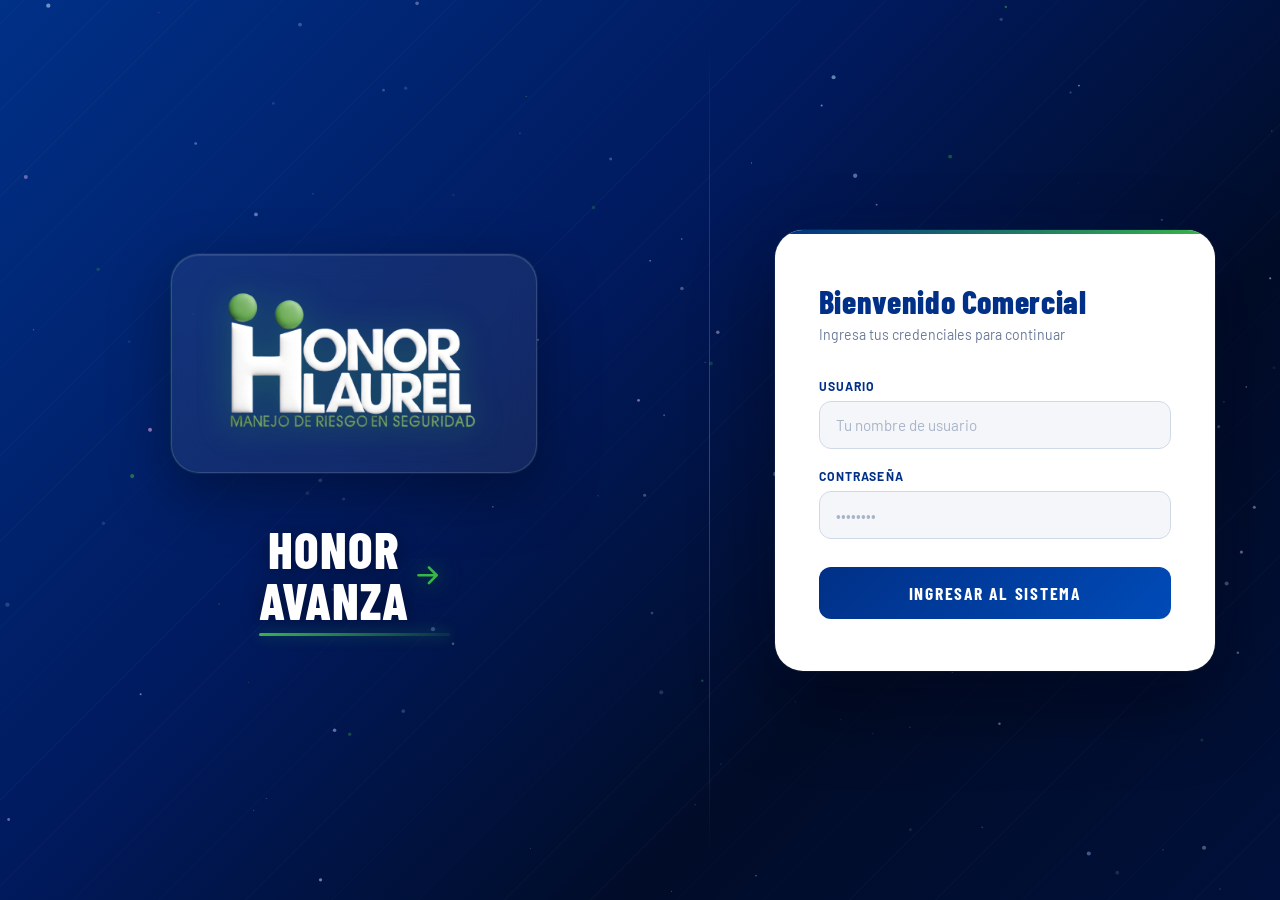
<file: frontend/html/index.html>
<!DOCTYPE html>
<html lang="es">
<head>
  <meta charset="UTF-8">
  <meta name="viewport" content="width=device-width, initial-scale=1.0">
  <title>HONOR — FORECASH · Ingreso</title>

  <!-- Fuentes -->
  <link href="https://fonts.googleapis.com/css2?family=Barlow:wght@300;400;600;700&family=Barlow+Condensed:wght@700;800&display=swap" rel="stylesheet">


  <!-- Icono Faviv -->
  <link rel="icon" type="image/png" sizes="16x16"  href="/frontend/img/favicons/favicon-16x16.png">
  <meta name="msapplication-TileColor" content="#ffffff">
  <meta name="theme-color" content="#ffffff">

  <!-- Estilos separados -->
  <link href="https://cdn.jsdelivr.net/npm/bootstrap-icons@1.11.3/font/bootstrap-icons.min.css" rel="stylesheet">
  <link rel="stylesheet" href="/frontend/estilos/estilosindex.css">
  <link rel="stylesheet" href="/frontend/estilos/comun.css">
</head>
<body>

  <!-- ── Fondo animado ────────────────────────────────────────── -->
  <div class="bg-gradient"></div>
  <canvas id="particleCanvas"></canvas>
  <div class="orb orb-1"></div>
  <div class="orb orb-2"></div>
  <div class="orb orb-3"></div>
  <div class="bg-lines"></div>

  <!-- ── Layout principal ─────────────────────────────────────── -->
  <div class="login-wrapper">

    <!-- Panel izquierdo — Branding -->
    <div class="panel-brand">
      <div class="logo-wrap">
        <img src="/frontend/img/logo.png" alt="Honor Servicios de Seguridad">
      </div>
      <h1 class="brand-title">
        <span class="brand-linea"></span>
        <span class="brand-linea brand-avanza">
          HONOR <br> AVANZA<i class="bi bi-arrow-right-short brand-flecha"></i>
        </span>
      </h1>
    </div>

    <!-- Separador vertical -->
    <div class="divider"></div>

    <!-- Panel derecho — Formulario -->
    <div class="panel-form">
      <div class="card-login">

        <h2>Bienvenido Comercial</h2>
        <p class="subtitle">Ingresa tus credenciales para continuar</p>

        <!-- Campo usuario -->
        <div class="field">
          <label for="usuario">Usuario</label>
          <input
            type="text"
            id="usuario"
            placeholder="Tu nombre de usuario"
            autocomplete="username"
            spellcheck="false"
          >
        </div>

        <!-- Campo contraseña -->
        <div class="field">
          <label for="clave">Contraseña</label>
          <input
            type="password"
            id="clave"
            placeholder="••••••••"
            autocomplete="current-password"
          >
        </div>

        <!-- Botón ingresar -->
        <button class="btn-login" onclick="login()">
          Ingresar al sistema
          <span class="btn-bar"></span>
        </button>

        <!-- Mensaje de estado (error / carga / éxito) -->
        <div class="msg-box error" id="msgBox"></div>

      </div>
    </div>

  </div><!-- /login-wrapper -->

        
  <!-- Lógica separada -->
  <script src="/frontend/logicas/guard-sesion.js"></script>
<script src="/frontend/logicas/logicaindex.js"></script>

</body>
</html>
</file>
<file: frontend/estilos/estilosindex.css>
/* ============================================================
   estilosindex.css  —  CRM Honor · Login Page
   Paleta: azul corporativo + verde honor + blanco
   Fondo: partículas flotantes animadas + gradiente vivo
   ============================================================ */

/* ── Reset & Variables ─────────────────────────────────────── */
*, *::before, *::after { box-sizing: border-box; margin: 0; padding: 0; }

:root {
  --azul:        #003087;
  --azul-med:    #004BB8;
  --azul-claro:  #0066CC;
  --azul-deep:   #001A5E;
  --azul-night:  #00103A;
  --verde:       #39B54A;
  --verde-dark:  #2A8C38;
  --verde-glow:  rgba(57,181,74,0.35);
  --blanco:      #FFFFFF;
  --gris-suave:  #F4F6FA;
  --gris-borde:  #D0D9E8;
  --texto:       #1A2340;
  --error:       #D93025;
  --success:     #1A7A2E;
  --success-bg:  #E8F5E9;
}

/* ── Body & Fondo animado ───────────────────────────────────── */
body {
  font-family: 'Barlow', sans-serif;
  min-height: 100vh;
  display: flex;
  position: relative;
  overflow: hidden;
  background: var(--azul-night);
}

/* Gradiente base que rota suavemente */
.bg-gradient {
  position: fixed;
  inset: 0;
  background: linear-gradient(
    135deg,
    var(--azul)      0%,
    var(--azul-deep) 40%,
    #000C28          70%,
    var(--azul-night) 100%
  );
  animation: gradientShift 12s ease-in-out infinite alternate;
  z-index: 0;
}

@keyframes gradientShift {
  0%   { filter: hue-rotate(0deg)   brightness(1.0); }
  50%  { filter: hue-rotate(8deg)   brightness(1.06); }
  100% { filter: hue-rotate(-4deg)  brightness(0.95); }
}

/* ── Orbes de luz flotantes ─────────────────────────────────── */
.orb {
  position: fixed;
  border-radius: 50%;
  pointer-events: none;
  z-index: 0;
  filter: blur(60px);
  animation: orbFloat linear infinite;
  opacity: 0;
}

.orb-1 {
  width: 600px; height: 600px;
  top: -200px; right: -150px;
  background: radial-gradient(circle, rgba(57,181,74,0.18) 0%, transparent 65%);
  animation-duration: 18s;
  animation-delay: 0s;
}
.orb-2 {
  width: 500px; height: 500px;
  bottom: -180px; left: -120px;
  background: radial-gradient(circle, rgba(0,102,204,0.25) 0%, transparent 65%);
  animation-duration: 22s;
  animation-delay: -7s;
}
.orb-3 {
  width: 350px; height: 350px;
  top: 40%; left: 30%;
  background: radial-gradient(circle, rgba(0,75,184,0.15) 0%, transparent 65%);
  animation-duration: 28s;
  animation-delay: -14s;
}

@keyframes orbFloat {
  0%   { opacity: 0;    transform: translateY(0)    scale(1);    }
  10%  { opacity: 1; }
  50%  { transform: translateY(-40px) scale(1.08) rotate(5deg); }
  90%  { opacity: 1; }
  100% { opacity: 0;    transform: translateY(0)    scale(1);    }
}

/* ── Partículas parpadeantes (canvas) ──────────────────────── */
#particleCanvas {
  position: fixed;
  inset: 0;
  z-index: 0;
  pointer-events: none;
}

/* ── Líneas diagonales sutiles ──────────────────────────────── */
.bg-lines {
  position: fixed;
  inset: 0;
  z-index: 0;
  background-image: repeating-linear-gradient(
    -45deg,
    transparent,
    transparent 60px,
    rgba(255,255,255,0.018) 60px,
    rgba(255,255,255,0.018) 61px
  );
  pointer-events: none;
}

/* ── Layout principal ───────────────────────────────────────── */
.login-wrapper {
  display: flex;
  width: 100%;
  min-height: 100vh;
  align-items: stretch;
  position: relative;
  z-index: 1;
}

/* ── Panel izquierdo (branding) ─────────────────────────────── */
.panel-brand {
  flex: 1.2;
  display: flex;
  flex-direction: column;
  justify-content: center;
  align-items: center;
  padding: 60px;
  position: relative;
}

.panel-brand .logo-wrap {
  background: rgba(255,255,255,0.07);
  border: 1px solid rgba(255,255,255,0.14);
  border-radius: 28px;
  padding: 36px 52px;
  backdrop-filter: blur(14px);
  -webkit-backdrop-filter: blur(14px);
  margin-bottom: 48px;
  box-shadow:
    0 0 0 1px rgba(57,181,74,0.12),
    0 20px 60px rgba(0,0,0,0.35),
    inset 0 1px 0 rgba(255,255,255,0.1);
  animation: logoGlow 4s ease-in-out infinite alternate;
  transition: transform 0.3s ease;
}

.panel-brand .logo-wrap:hover {
  transform: scale(1.03);
}

@keyframes logoGlow {
  from { box-shadow: 0 0 0 1px rgba(57,181,74,0.12), 0 20px 60px rgba(0,0,0,0.35), 0 0 40px rgba(57,181,74,0.08); }
  to   { box-shadow: 0 0 0 1px rgba(57,181,74,0.30), 0 20px 60px rgba(0,0,0,0.4),  0 0 70px rgba(57,181,74,0.20); }
}

.panel-brand .logo-wrap img {
  width: 260px;
  filter: brightness(1.08) drop-shadow(0 4px 16px rgba(57,181,74,0.3));
}

.panel-brand h1 {
  font-family: 'Barlow Condensed', sans-serif;
  font-size: 2.4rem;
  font-weight: 800;
  color: var(--blanco);
  text-align: center;
  letter-spacing: 0.04em;
  line-height: 1.15;
  margin-bottom: 16px;
  text-shadow: 0 2px 20px rgba(0,0,0,0.4);
  animation: fadeUp 0.8s 0.2s ease both;
}

.panel-brand p {
  color: rgba(255,255,255,0.55);
  font-size: 1rem;
  text-align: center;
  max-width: 360px;
  line-height: 1.6;
  animation: fadeUp 0.8s 0.35s ease both;
}

@keyframes fadeUp {
  from { opacity: 0; transform: translateY(18px); }
  to   { opacity: 1; transform: translateY(0); }
}

/* Badges decorativos */
.badge-version {
  position: absolute;
  bottom: 32px;
  left: 50%;
  transform: translateX(-50%);
  font-size: 0.72rem;
  color: rgba(255,255,255,0.28);
  letter-spacing: 0.14em;
  text-transform: uppercase;
  white-space: nowrap;
}

.badge-secure {
  display: inline-flex;
  align-items: center;
  gap: 6px;
  background: rgba(57,181,74,0.12);
  border: 1px solid rgba(57,181,74,0.25);
  border-radius: 20px;
  padding: 6px 16px;
  margin-top: 28px;
  font-size: 0.78rem;
  color: rgba(57,181,74,0.85);
  letter-spacing: 0.06em;
  animation: fadeUp 0.8s 0.5s ease both;
}

.badge-secure::before {
  content: '🔒';
  font-size: 0.85rem;
}

/* ── Separador vertical ─────────────────────────────────────── */
.divider {
  width: 1px;
  background: linear-gradient(
    to bottom,
    transparent,
    rgba(255,255,255,0.12) 20%,
    rgba(57,181,74,0.45)   50%,
    rgba(255,255,255,0.12) 80%,
    transparent
  );
  margin: 40px 0;
  animation: dividerGlow 3s ease-in-out infinite alternate;
}

@keyframes dividerGlow {
  from { opacity: 0.6; }
  to   { opacity: 1; }
}

/* ── Panel derecho (formulario) ─────────────────────────────── */
.panel-form {
  flex: 1;
  display: flex;
  align-items: center;
  justify-content: center;
  padding: 60px 40px;
}

/* ── Card de login ──────────────────────────────────────────── */
.card-login {
  background: var(--blanco);
  border-radius: 28px;
  padding: 52px 44px;
  width: 100%;
  max-width: 440px;
  box-shadow:
    0 32px 80px rgba(0,0,0,0.40),
    0 0 0 1px rgba(255,255,255,0.06),
    0 0 60px rgba(0,48,135,0.15);
  animation: cardSlideIn 0.6s cubic-bezier(0.16,1,0.3,1) both;
  position: relative;
  overflow: hidden;
}

/* Barra superior decorativa */
.card-login::before {
  content: '';
  position: absolute;
  top: 0; left: 0; right: 0;
  height: 4px;
  background: linear-gradient(90deg, var(--azul) 0%, var(--verde) 50%, var(--azul-claro) 100%);
  background-size: 200% 100%;
  animation: barSlide 3s linear infinite;
}

@keyframes barSlide {
  from { background-position: 0% 0%; }
  to   { background-position: 200% 0%; }
}

@keyframes cardSlideIn {
  from { opacity: 0; transform: translateY(30px) scale(0.97); }
  to   { opacity: 1; transform: translateY(0)    scale(1); }
}

.card-login h2 {
  font-family: 'Barlow Condensed', sans-serif;
  font-size: 2rem;
  font-weight: 800;
  color: var(--azul);
  margin-bottom: 6px;
  letter-spacing: 0.02em;
}

.card-login .subtitle {
  font-size: 0.88rem;
  color: #6B7A9A;
  margin-bottom: 36px;
}

/* ── Campos de formulario ───────────────────────────────────── */
.field {
  margin-bottom: 20px;
  position: relative;
}

.field label {
  display: block;
  font-size: 0.76rem;
  font-weight: 700;
  letter-spacing: 0.09em;
  text-transform: uppercase;
  color: var(--azul);
  margin-bottom: 8px;
}

.field input {
  width: 100%;
  padding: 14px 16px;
  border: 1.5px solid var(--gris-borde);
  border-radius: 12px;
  font-family: 'Barlow', sans-serif;
  font-size: 0.95rem;
  color: var(--texto);
  background: var(--gris-suave);
  transition: border-color 0.2s, box-shadow 0.2s, background 0.2s;
  outline: none;
}

.field input:focus {
  border-color: var(--azul-claro);
  background: var(--blanco);
  box-shadow: 0 0 0 3px rgba(0,102,204,0.12);
}

.field input::placeholder {
  color: #A8B4C8;
}

/* ── Botón principal ────────────────────────────────────────── */
.btn-login {
  width: 100%;
  padding: 15px;
  background: linear-gradient(135deg, var(--azul) 0%, var(--azul-med) 100%);
  color: var(--blanco);
  border: none;
  border-radius: 12px;
  font-family: 'Barlow Condensed', sans-serif;
  font-size: 1.1rem;
  font-weight: 700;
  letter-spacing: 0.1em;
  text-transform: uppercase;
  cursor: pointer;
  margin-top: 8px;
  transition: transform 0.15s, box-shadow 0.2s, background 0.2s;
  position: relative;
  overflow: hidden;
}

.btn-login:hover {
  background: linear-gradient(135deg, var(--azul-med) 0%, var(--azul-claro) 100%);
  box-shadow: 0 8px 24px rgba(0,48,135,0.38);
  transform: translateY(-2px);
}

.btn-login:active { transform: translateY(0); }

.btn-login .btn-bar {
  position: absolute;
  bottom: 0; left: 0; right: 0;
  height: 3px;
  background: var(--verde);
  transform: scaleX(0);
  transition: transform 0.3s ease;
}

.btn-login:hover .btn-bar { transform: scaleX(1); }

/* Ripple effect */
.btn-login::after {
  content: '';
  position: absolute;
  inset: 0;
  background: radial-gradient(circle at center, rgba(255,255,255,0.25) 0%, transparent 70%);
  opacity: 0;
  transition: opacity 0.3s;
}
.btn-login:active::after { opacity: 1; }

/* ── Mensajes de estado ──────────────────────────────────────── */
.msg-box {
  border-radius: 10px;
  font-size: 0.84rem;
  padding: 11px 14px;
  margin-top: 14px;
  display: none;
  align-items: center;
  gap: 8px;
}

.msg-box.error {
  background: #FFF0EF;
  border: 1px solid #F5C2BE;
  color: var(--error);
}

.msg-box.success {
  background: var(--success-bg);
  border: 1px solid rgba(57,181,74,0.35);
  color: var(--success);
}

.msg-box.loading {
  background: #EEF4FF;
  border: 1px solid rgba(0,102,204,0.25);
  color: var(--azul-claro);
}

.msg-box.visible { display: flex; }

/* Spinner inline */
.spinner {
  width: 14px; height: 14px;
  border: 2px solid rgba(0,102,204,0.3);
  border-top-color: var(--azul-claro);
  border-radius: 50%;
  animation: spin 0.7s linear infinite;
  flex-shrink: 0;
}

@keyframes spin { to { transform: rotate(360deg); } }

/* ── Link de recuperación ───────────────────────────────────── */
.forgot-link {
  display: block;
  text-align: center;
  margin-top: 18px;
  font-size: 0.82rem;
  color: var(--azul-claro);
  cursor: pointer;
  text-decoration: none;
  transition: color 0.2s;
}

.forgot-link:hover {
  color: var(--azul);
  text-decoration: underline;
}

/* ── Modal de recuperación de contraseña ────────────────────── */
.modal-overlay {
  position: fixed;
  inset: 0;
  background: rgba(0,10,30,0.72);
  backdrop-filter: blur(6px);
  -webkit-backdrop-filter: blur(6px);
  z-index: 100;
  display: flex;
  align-items: center;
  justify-content: center;
  opacity: 0;
  pointer-events: none;
  transition: opacity 0.3s ease;
}

.modal-overlay.open {
  opacity: 1;
  pointer-events: auto;
}

.modal-card {
  background: var(--blanco);
  border-radius: 24px;
  padding: 44px 40px;
  width: 100%;
  max-width: 420px;
  position: relative;
  box-shadow: 0 40px 100px rgba(0,0,0,0.45);
  transform: translateY(20px) scale(0.97);
  transition: transform 0.35s cubic-bezier(0.16,1,0.3,1);
}

.modal-overlay.open .modal-card {
  transform: translateY(0) scale(1);
}

/* Barra superior modal */
.modal-card::before {
  content: '';
  position: absolute;
  top: 0; left: 0; right: 0;
  height: 4px;
  background: linear-gradient(90deg, var(--verde-dark) 0%, var(--verde) 100%);
  border-radius: 24px 24px 0 0;
}

.modal-card h3 {
  font-family: 'Barlow Condensed', sans-serif;
  font-size: 1.6rem;
  font-weight: 800;
  color: var(--azul);
  margin-bottom: 8px;
}

.modal-card .modal-sub {
  font-size: 0.86rem;
  color: #6B7A9A;
  margin-bottom: 28px;
  line-height: 1.5;
}

.modal-step { display: none; }
.modal-step.active { display: block; }

.btn-modal {
  width: 100%;
  padding: 14px;
  background: linear-gradient(135deg, var(--verde-dark), var(--verde));
  color: var(--blanco);
  border: none;
  border-radius: 10px;
  font-family: 'Barlow Condensed', sans-serif;
  font-size: 1rem;
  font-weight: 700;
  letter-spacing: 0.08em;
  text-transform: uppercase;
  cursor: pointer;
  margin-top: 6px;
  transition: transform 0.15s, box-shadow 0.2s;
}

.btn-modal:hover {
  box-shadow: 0 6px 20px rgba(42,140,56,0.4);
  transform: translateY(-1px);
}

.btn-cancel {
  display: block;
  text-align: center;
  margin-top: 14px;
  font-size: 0.82rem;
  color: #8A97B0;
  cursor: pointer;
  transition: color 0.2s;
}

.btn-cancel:hover { color: var(--error); }

/* ── Loading overlay (login) ────────────────────────────────── */
.btn-login.loading-state {
  pointer-events: none;
  opacity: 0.85;
}

/* ── Responsive ─────────────────────────────────────────────── */
@media (max-width: 768px) {
  .panel-brand, .divider { display: none; }
  .panel-form { padding: 24px 16px; }
  .card-login { padding: 40px 28px; }
  .modal-card { margin: 16px; padding: 36px 24px; }
}

/* ══════════════════════════════════════════════════════════════
   MARCA — HONOR AVANZA
   Dos pesos tipográficos, una flecha que refuerza la idea de
   avance y un subrayado en el verde corporativo. Sin animaciones
   llamativas: es una pantalla de acceso, no una landing.
══════════════════════════════════════════════════════════════ */

.panel-brand h1.brand-title {
  display: flex;
  flex-direction: column;
  align-items: center;
  gap: 2px;
  margin-bottom: 10px;
}

.brand-title .brand-linea {
  display: block;
  line-height: 1;
}

/* "HONOR": más ligero y espaciado, actúa como antetítulo */
.brand-title .brand-linea:first-child {
  font-size: 1.5rem;
  font-weight: 600;
  letter-spacing: 0.42em;
  text-indent: 0.42em;            /* compensa el tracking del último carácter */
  color: rgba(255,255,255,0.78);
}

/* "AVANZA": el peso de la marca */
.brand-title .brand-avanza {
  position: relative;
  display: inline-flex;
  align-items: center;
  font-size: 3.2rem;
  font-weight: 800;
  letter-spacing: 0.02em;
  color: #fff;
  padding-bottom: 10px;
}

/* Subrayado corporativo bajo AVANZA */
.brand-title .brand-avanza::after {
  content: '';
  position: absolute;
  left: 0; right: 0; bottom: 0;
  height: 3px;
  border-radius: 3px;
  background: linear-gradient(90deg, var(--verde, #39B54A), rgba(57,181,74,0.15));
  box-shadow: 0 0 14px rgba(57,181,74,0.45);
}

.brand-title .brand-flecha {
  font-size: 2.6rem;
  margin-left: -2px;
  color: var(--verde, #39B54A);
  filter: drop-shadow(0 0 10px rgba(57,181,74,0.5));
  transform: translateY(1px);
}

.panel-brand .brand-tagline {
  margin: 0;
  font-family: 'Barlow', sans-serif;
  font-size: 0.78rem;
  font-weight: 400;
  letter-spacing: 0.16em;
  text-transform: uppercase;
  color: rgba(255,255,255,0.5);
  text-align: center;
}

@media (max-width: 900px) {
  .brand-title .brand-avanza { font-size: 2.4rem; }
  .brand-title .brand-flecha { font-size: 2rem; }
  .brand-title .brand-linea:first-child { font-size: 1.2rem; }
}
</file>
<file: frontend/estilos/comun.css>
/* ============================================================================
   comun.css — CRM Honor · Capa compartida
   ----------------------------------------------------------------------------
   Se carga DESPUÉS del CSS propio de cada página, en todas las páginas.
   Contiene lo que antes se repetía (o faltaba) archivo por archivo:

     1. Secciones de formulario  (.form-seccion / .seccion-titulo)
     2. Campos ocultos que siguen existiendo en el DOM (.campo-oculto)
     3. Capa responsive única para navbar, sidebar, contenido, grids y tablas

   Al vivir en un solo archivo, un ajuste de layout se hace una vez y aplica
   a las seis páginas.
   ============================================================================ */

/* ══════════════════════════════════════════════════════════════
   1. SECCIONES DE FORMULARIO
   Agrupan los campos por tema (Valores, Servicio, Ubicación…) en
   lugar de un bloque único donde todo se mezcla.
══════════════════════════════════════════════════════════════ */

.form-seccion {
  padding: 20px 0 4px;
  border-top: 1px solid var(--gris-borde, #D0D9E8);
}
.form-seccion:first-of-type {
  padding-top: 0;
  border-top: 0;
}

.seccion-titulo {
  display: flex;
  align-items: center;
  gap: 9px;
  margin: 0 0 16px;
  font-family: 'Barlow Condensed', 'Barlow', sans-serif;
  font-size: 0.95rem;
  font-weight: 800;
  letter-spacing: 0.1em;
  text-transform: uppercase;
  color: var(--azul, #003087);
}
.seccion-titulo i {
  display: inline-flex;
  align-items: center;
  justify-content: center;
  width: 26px;
  height: 26px;
  border-radius: 7px;
  background: var(--gris-suave, #F4F6FA);
  color: var(--azul-med, #004BB8);
  font-size: 0.9rem;
}
.seccion-titulo .seccion-nota {
  margin-left: auto;
  font-family: 'Barlow', sans-serif;
  font-size: 0.72rem;
  font-weight: 400;
  letter-spacing: 0;
  text-transform: none;
  color: #8896B0;
}

/* ══════════════════════════════════════════════════════════════
   2. CAMPOS OCULTOS
   El campo sigue en el DOM y se sigue calculando y enviando a la
   API: solo se le quita el ruido visual al usuario.
   NO usar hidden="" ni quitar el input: el JS los necesita.
══════════════════════════════════════════════════════════════ */

.campo-oculto { display: none !important; }

/* ══════════════════════════════════════════════════════════════
   3. RESPONSIVE
══════════════════════════════════════════════════════════════ */

/* Nada debe desbordar horizontalmente la ventana.
   OJO: no se usa overflow-x:hidden en html/body. Eso crea un contexto de
   scroll que ROMPE position:sticky, y el sidebar de Indicadores deja de
   quedar fijo: se corta a media página y abajo queda todo en blanco.
   El desborde se contiene en los elementos que lo producen (tablas). */
img, svg, canvas { max-width: 100%; }

/* Cualquier tabla dentro de una tarjeta puede desplazarse */
.table-card,
.tabla-wrap,
.table-responsive { overflow-x: auto; -webkit-overflow-scrolling: touch; }

/* ── ≤1200px: los grids de 3 columnas bajan a 2 ───────────────── */
@media (max-width: 1200px) {
  .form-grid.three { grid-template-columns: 1fr 1fr; }
  .content { padding: 28px 24px; }
}

/* ── ≤860px: el sidebar deja de ser columna y pasa a ser una
      barra horizontal desplazable bajo el navbar.
      Por encima de ese ancho se respeta el diseño original: columna
      azul sticky a la izquierda. El punto de corte se bajó de 992px
      a 860px porque en tablets el layout de columnas todavía se ve
      bien y el cambio se sentía prematuro.                         */
@media (max-width: 860px) {
  .main-layout { flex-direction: column; }

  .sidebar {
    /* !important en todas: cada página define su propio .sidebar con
       height:calc(100vh - 68px) y position:sticky, que aquí sobran. */
    width: 100% !important;
    min-width: 0 !important;
    max-height: none !important;
    height: auto !important;
    min-height: 0 !important;
    flex-direction: row !important;
    align-items: center;
    gap: 6px;
    padding: 10px 12px !important;
    overflow-x: auto !important;
    overflow-y: hidden !important;
    white-space: nowrap;
    position: static !important;
    top: auto !important;
    box-shadow: 0 2px 10px rgba(0,0,0,0.12);
  }
  .sidebar-label,
  .sidebar-divider { display: none !important; }
  .sidebar-item {
    flex: 0 0 auto;
    margin: 0;
    padding: 8px 14px;
    border-radius: 8px;
    font-size: 0.85rem;
  }

  .navbar { flex-wrap: wrap; height: auto; padding: 10px 16px; gap: 10px; }
  .navbar img { height: 38px; }
  .navbar-right { gap: 12px; margin-left: auto; }
  .nav-links { display: none; }          /* la navegación queda en el sidebar */

  .content { padding: 22px 16px; }
  .card-body { padding: 20px; }
}

/* Entre 861px y 992px solo se compacta el contenido: el sidebar sigue
   siendo la columna azul de siempre. */
@media (min-width: 861px) and (max-width: 992px) {
  .content { padding: 24px 20px; }
  .card-body { padding: 22px; }
}

/* ── ≤768px: una sola columna en todos los formularios ─────────── */
@media (max-width: 768px) {
  .form-grid,
  .form-grid.three,
  .form-grid.one { grid-template-columns: 1fr; gap: 16px; }

  .card-header { flex-wrap: wrap; gap: 8px; }
  .card-header h3 { font-size: 1rem; }

  .form-actions { flex-wrap: wrap; gap: 10px; }
  .form-actions .btn { flex: 1 1 100%; justify-content: center; }

  .form-seccion { padding-top: 16px; }
  .seccion-titulo { font-size: 0.85rem; }
  .seccion-titulo .seccion-nota { margin-left: 0; flex: 1 1 100%; }

  .aiu-preview { grid-template-columns: 1fr 1fr !important; gap: 10px; }
}

/* ── ≤480px: teléfonos ────────────────────────────────────────── */
@media (max-width: 480px) {
  .content { padding: 16px 12px; }
  .card-body { padding: 16px; }
  .navbar img { height: 32px; }
  .nav-user span { display: none; }
  .aiu-preview { grid-template-columns: 1fr !important; }
}

/* iOS hace zoom automático si la fuente del input baja de 16px */
@media (max-width: 768px) {
  .field input,
  .field select,
  .field textarea { font-size: 16px; }
}


/* ══════════════════════════════════════════════════════════════
   4. BLOQUES DE FORMULARIO
   Cada tema es una tarjeta independiente (data-seccion), con la
   misma cabecera azul del resto de la aplicación.
══════════════════════════════════════════════════════════════ */

[data-seccion] { margin-bottom: 22px; }
[data-seccion] .card-header .verde-tag { margin-left: auto; }

@media (max-width: 768px) {
  [data-seccion] { margin-bottom: 16px; }
}

/* ══════════════════════════════════════════════════════════════
   5. ESTADO VACÍO
   Lo usa ponerVacio() cuando el año de corte no tiene datos.
══════════════════════════════════════════════════════════════ */

.sin-datos-msg {
  display: flex; align-items: center; justify-content: center; gap: 8px;
  min-height: 120px; padding: 24px;
  color: #8896B0; font-size: 0.86rem; font-weight: 600;
  text-align: center;
}
.sin-datos-msg i { font-size: 1.2rem; opacity: 0.7; }

/* ══════════════════════════════════════════════════════════════
   6. TARJETAS DESPLEGABLES (ACORDEÓN)
   La cabecera actúa como botón: abre y cierra el cuerpo.
   Se usa en el formulario de actualización, donde el usuario abre
   solo lo que va a modificar.
══════════════════════════════════════════════════════════════ */

[data-acordeon] > .card-header { cursor: pointer; user-select: none; }

[data-acordeon] > .card-body {
  display: none;
  animation: acordeonAbrir 0.18s ease;
}
[data-acordeon].abierto > .card-body { display: block; }

@keyframes acordeonAbrir {
  from { opacity: 0; transform: translateY(-4px); }
  to   { opacity: 1; transform: none; }
}

.acordeon-toggle {
  margin-left: 10px;
  color: rgba(255,255,255,0.85);
  font-size: 1rem;
  transition: transform 0.2s ease;
}
[data-acordeon].abierto .acordeon-toggle { transform: rotate(180deg); }

.acordeon-estado {
  margin-left: auto;
  font-size: 0.66rem; font-weight: 800; letter-spacing: 0.09em;
  padding: 4px 10px; border-radius: 20px; white-space: nowrap;
}
.acordeon-estado.es-requerido { background: var(--verde, #39B54A); color: #fff; }
.acordeon-estado.es-opcional  { background: rgba(255,255,255,0.18); color: #fff; }

/* Tarjeta que la fase vuelve obligatoria */
[data-acordeon].requerido { box-shadow: 0 0 0 2px rgba(57,181,74,0.35), 0 2px 16px rgba(0,48,135,0.07); }

/* ══════════════════════════════════════════════════════════════
   7. TÍTULO GUÍA DEL PASO 2
══════════════════════════════════════════════════════════════ */

.paso2-titulo { margin: 4px 0 18px; }
.paso2-titulo h3 {
  font-family: 'Barlow Condensed', 'Barlow', sans-serif;
  font-size: 1.35rem; font-weight: 800; letter-spacing: 0.02em;
  color: var(--azul, #003087); margin: 0 0 4px;
}
.paso2-titulo p {
  margin: 0; font-size: 0.86rem; color: #6B7A9A; max-width: 760px;
}

/* ══════════════════════════════════════════════════════════════
   8. MARCA DE ESTADO POR CAMPO
   "Sin modificar" = ya tenía ese dato y no se ha tocado.
   "Vacío"         = nunca se diligenció.
   "Modificado"    = cambió en esta sesión.
══════════════════════════════════════════════════════════════ */

.campo-marca {
  font-size: 0.68rem; font-weight: 700; letter-spacing: 0.05em;
  text-transform: uppercase;
}
.campo-marca.marca-original { color: #8896B0; }
.campo-marca.marca-vacio    { color: #C0A24A; }
.campo-marca.marca-cambiado { color: var(--verde-dark, #2A8C38); }

/* ══════════════════════════════════════════════════════════════
   9. CHECKLIST DE CONFIRMACIÓN
   Resumen de cambios que se muestra antes de guardar un
   movimiento de actualización.
══════════════════════════════════════════════════════════════ */

.check-wrap { text-align: left; }

.check-sub {
  margin: 14px 0 6px;
  font-size: 0.7rem; font-weight: 800; letter-spacing: 0.09em;
  text-transform: uppercase; color: #8896B0;
}
.check-wrap .check-sub:first-child { margin-top: 0; }

.check-cambios {
  list-style: none;
  margin: 0; padding: 0;
  border: 1px solid var(--gris-borde, #D0D9E8);
  border-radius: 10px;
  overflow: hidden;
}
.check-cambios li {
  padding: 9px 14px;
  font-size: 0.86rem;
  border-bottom: 1px solid var(--gris-borde, #D0D9E8);
  background: #FAFBFE;
}
.check-cambios li:last-child { border-bottom: none; }
.check-cambios li strong { color: var(--azul, #003087); }

.check-sin-cambios {
  margin: 0; padding: 12px 14px;
  font-size: 0.86rem; color: #6B7A9A;
  background: #FAFBFE;
  border: 1px dashed var(--gris-borde, #D0D9E8);
  border-radius: 10px;
}

/* ══════════════════════════════════════════════════════════════
   10. BLOQUE DE CORRECCIÓN (ADMIN / SUPERVISOR)
   Se diferencia del resto a propósito: son acciones que alteran
   el historial y no deben confundirse con un guardado normal.
══════════════════════════════════════════════════════════════ */

.card-correccion { border: 1px solid rgba(217,48,37,0.35); }

.card-header-alerta {
  background: linear-gradient(135deg, #8E1B14 0%, #D93025 100%) !important;
}

.correccion-texto {
  margin: 0 0 16px;
  font-size: 0.88rem; line-height: 1.5; color: #6B7A9A;
}
.correccion-texto strong { color: var(--azul, #003087); }

.btn-peligro {
  background: #D93025; color: #fff; border: none;
}
.btn-peligro:hover { background: #B3261C; color: #fff; }
</file>
